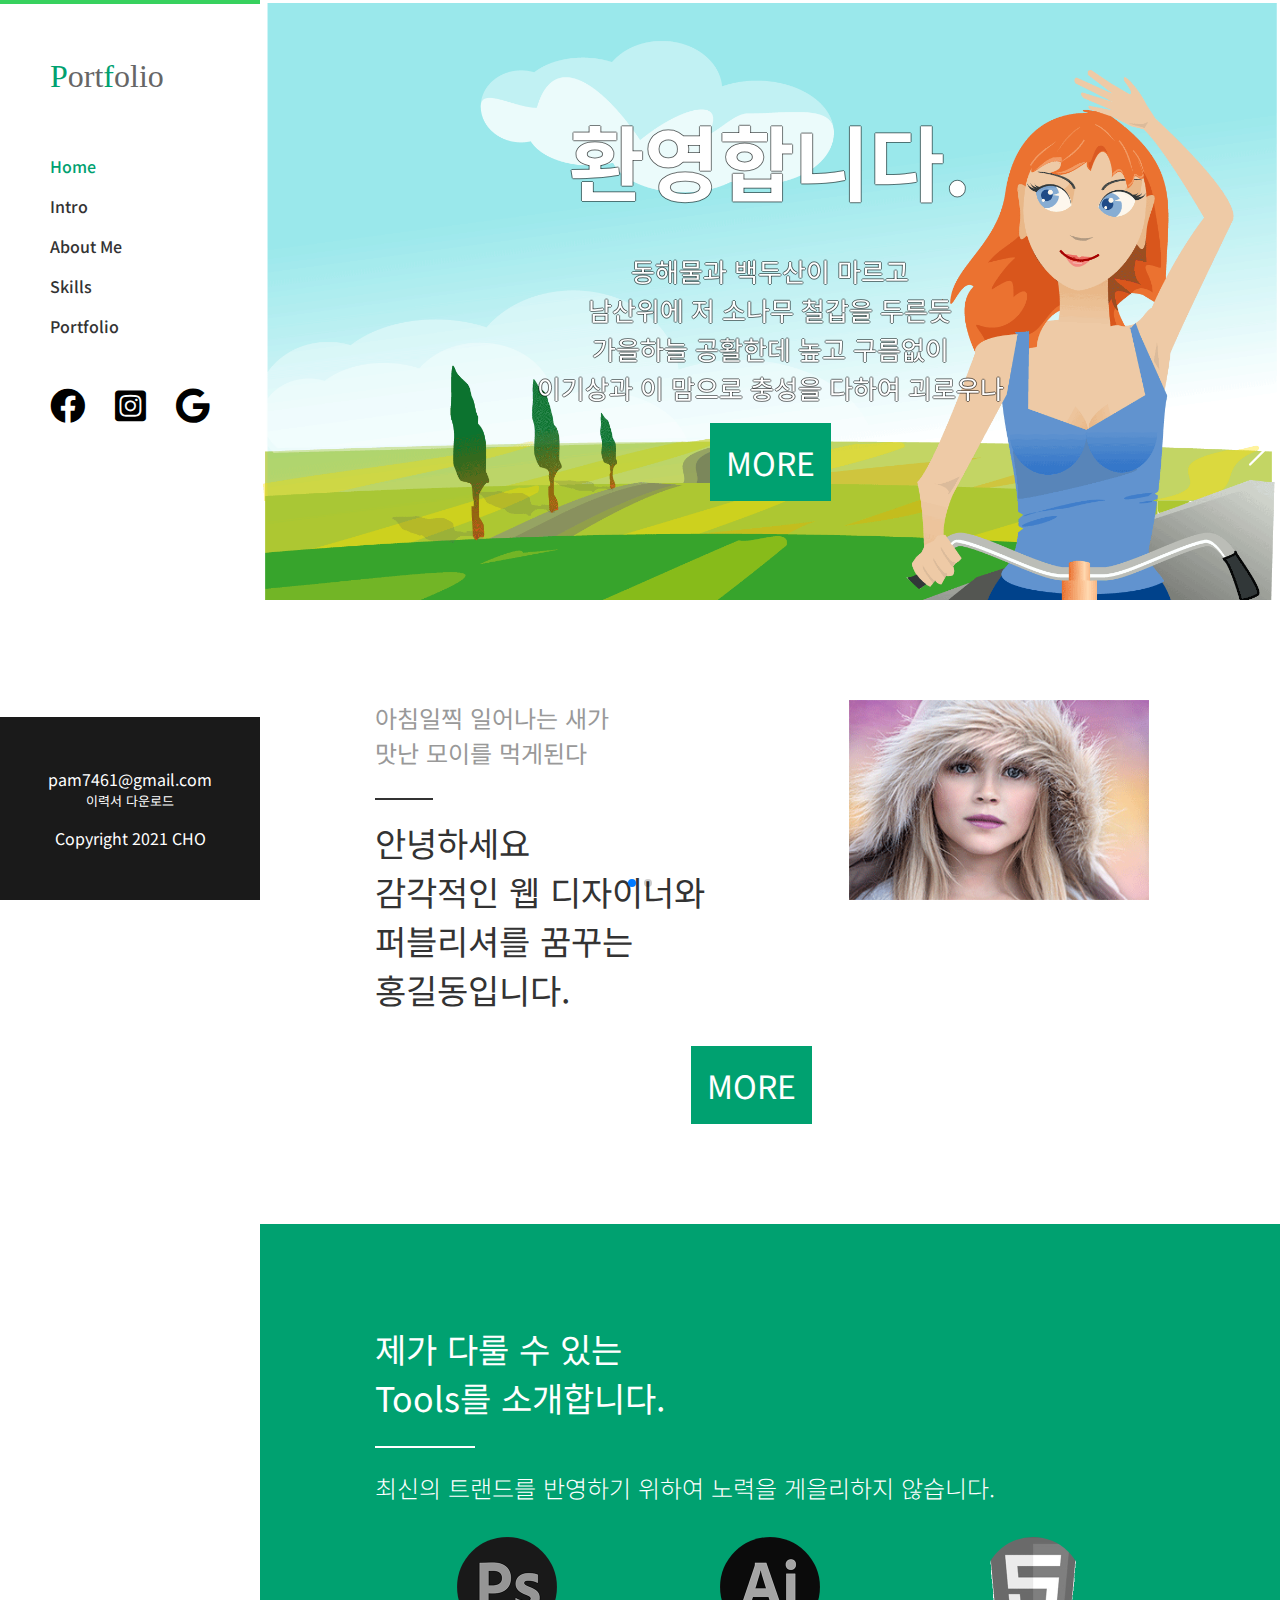
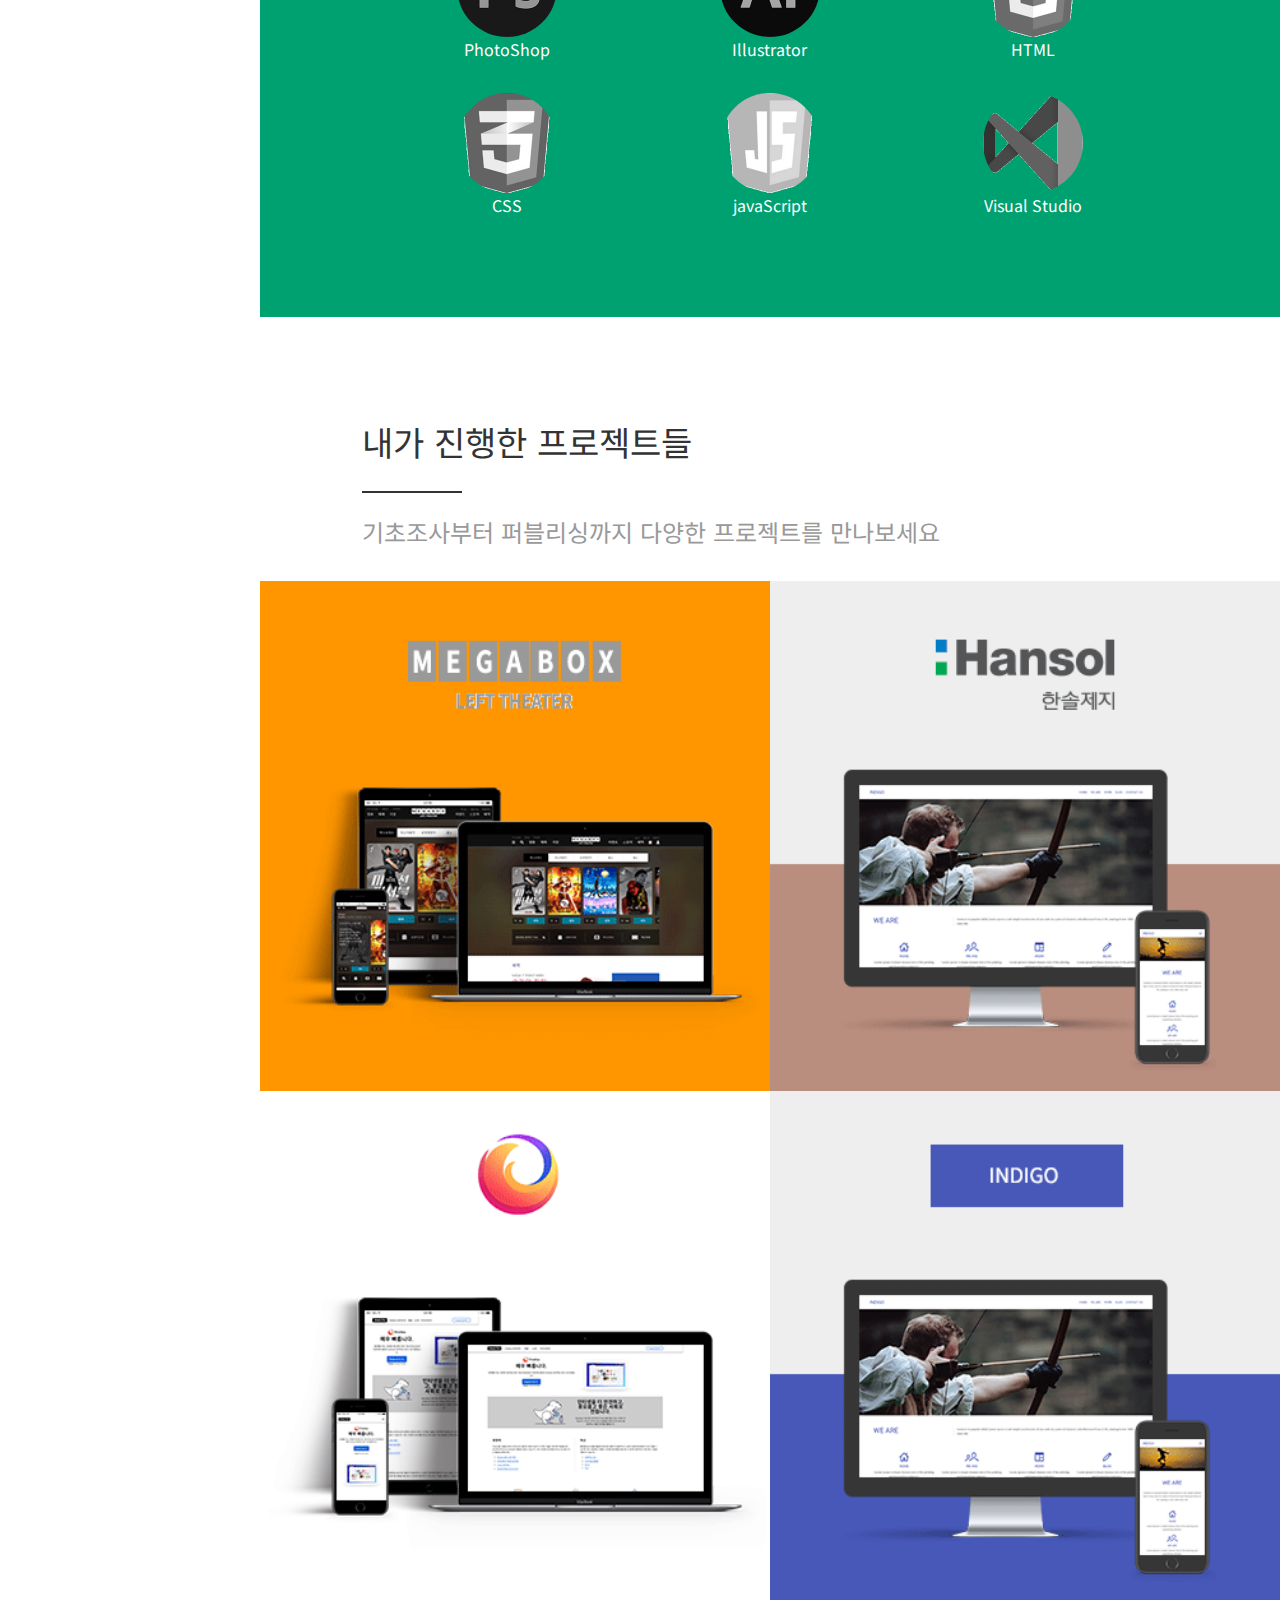
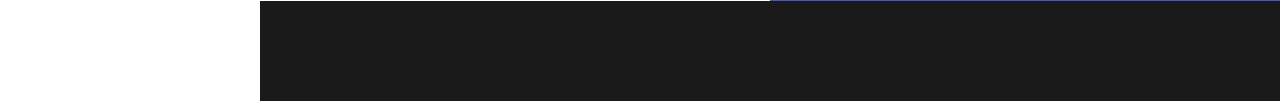
<file: index.html>
<!DOCTYPE html>
<html lang="ko">
<head>
  <meta charset="UTF-8">
  <meta http-equiv="X-UA-Compatible" content="IE=edge">
  <meta name="viewport" content="width=device-width, initial-scale=1.0">
  <!-- 웹페이지 정보 -->
  <meta name="author" content="portfolio">
  <meta name="keywords" content="portfolio,personal portfolio,web portfolio,design port folio,포트폴리오,개인 포트폴리오,웹 포트폴리오,디자인 포트폴리오">
  <meta name="discription" content="풀스택 개발자를 꿈꾸는 초보 웹퍼블리셔/디자이너의 포트폴리오">
  <meta name="copyright" content="cho hwan-joon">
  <!-- 오픈그래픽 -->
  <meta property="og:title" content="portfolio">
  <meta property="og:url" content="http://pam7469.dothome.co.kr/portfolio3">
  <meta property="og:image" content="./images/ogimage.png">
  <meta property="og:discription" content="풀스택 개발자를 꿈꾸는 초보 웹퍼블리셔/디자이너의 포트폴리오">
  <!-- 트위터 -->
  <meta name="twitter:card" content="summary">
  <meta name="twitter:title" content="portfolio">
  <meta name="twitter:url" content="http://pam7469.dothome.co.kr/portfolio3">
  <meta name="twitter:image" content="./images/ogimage.png">
  <meta name="twitter:discription" content="풀스택 개발자를 꿈꾸는 초보 웹퍼블리셔/디자이너의 포트폴리오">

  <title>PortFolio</title>
  <link rel="shortcut icon" href="./favicon.png" type="image/x-icon">
  <link rel="stylesheet" href="https://cdnjs.cloudflare.com/ajax/libs/font-awesome/5.15.2/css/all.min.css">
  <link rel="stylesheet" href="https://unpkg.com/swiper/swiper-bundle.min.css" />
  <link rel="stylesheet" href="./css/reset.css">
  <!-- 공통 스타일 -->
  <link rel="stylesheet" href="./css/ui.css">
  <!-- 인덱스문서 스타일 -->
  <link rel="stylesheet" href="./css/index.css">
  <style>




  </style>
  
</head>
<body>
  <!-- 스킵 네비게이션 -->
  <div class="skip">
    <a href="#home">홈으로 바로 가기</a>
    <a href="#intro">인트로 바로 가기</a>
    <a href="#about">내 소개 바로 가기</a>
    <a href="#skills">내가 할 수 있는 것 바로가기</a>
    <a href="#portfolio">내가 만든 것 들</a>
  </div>

  <div class="wrap" id="home">
    <header class="header">
      <hr>
      <div class="container">
        <div class="content header_content">
          <div class="main_tit">
            <h1><a href="./index.html">CPF</a></h1>
          </div>
          <nav class="nav">
            <div class="nav_content">
              <div class="btn_nav_close" id="btn_nav_close">
                <i class="fas fa-arrow-right"></i>
              </div>
              <ul class="main_nav">
                <li><a href="#home">home</a></li>
                <li class="main_nav_line">라인</li>
                <li><a href="#intro">intro</a></li>
                <li class="main_nav_line">라인</li>
                <li><a href="#about">about me</a></li>
                <li class="main_nav_line">라인</li>
                <li><a href="#skills">skills</a></li>
                <li class="main_nav_line">라인</li>
                <li><a href="#portfolio">portfolio</a></li>
                <li class="main_nav_line">라인</li>
              </ul>
              <ul class="sns">
                <li>
                  <a href="#">
                    <i class="fab fa-facebook"></i>
                  </a>
                </li>
                <li>
                  <a href="#">
                    <i class="fab fa-instagram-square"></i>
                  </a>
                </li>
                <li>
                  <a href="#">
                    <i class="fab fa-google"></i>
                  </a>
                </li>
              </ul>
            </div>
          </nav>
          <div class="btn_nav">
            <ul class="btn_open_nav" id="btn_open_nav">
              <li>라인</li>
              <li>라인</li>
              <li>라인</li>
            </ul>
          </div>
        </div>
      </div>
    </header>
    <section class="section intro" id="intro">
      <div class="container">
        <div class="content intro_content swiper-container">
          <ul class="my_slider swiper-wrapper">
            <li class="slider slider01 swiper-slide">
              <div class="slider_content">
                <h3>환영합니다.</h3>
                <p>
                  동해물과 백두산이 마르고<br>
                  남산위에 저 소나무 철갑을 두른듯<br>
                  가을하늘 공활한데 높고 구름없이<br>
                  이기상과 이 맘으로 충성을 다하여 괴로우나
                </p>
                <div class="btn_more">
                  MORE
                </div>                
              </div>
            </li>
            <li class="slider slider02 swiper-slide">
              <div class="slider_content">
                <h3>환영합니다.</h3>
                <p>
                  동해물과 백두산이 마르고<br>
                  남산위에 저 소나무 철갑을 두른듯<br>
                  가을하늘 공활한데 높고 구름없이<br>
                  이기상과 이 맘으로 충성을 다하여 괴로우나
                </p>
                <div class="btn_more">
                  MORE
                </div>                
              </div>
            </li>
          </ul>
          <!-- <ul class="btn_page"> -->
            <!-- <li class="active">1슬라이드</li> -->
            <!-- <li>2슬라이드</li> -->
          <!-- </ul> -->
          <div class="swiper-pagination"></div>

          <!-- <div class="btn_prev_next"> -->
            <div class="btn_prev swiper-button-prev" id="btn_prev">
              <!-- <i class="fas fa-chevron-left"></i> -->
            </div>
            <div class="btn_next swiper-button-next" id="btn_next">
              <!-- <i class="fas fa-chevron-right"></i> -->
            </div>
          <!-- </div> -->
        </div>
      </div>
    </section>
    <section class="section about" id="about">
      <div class="container">
        <div class="content about_content sec_content">
          <div class="about_tit">
            <h3 class="h3">
              아침일찍 일어나는 새가<br>
              맛난 모이를 먹게된다
            </h3>
            <h2 class="h2">
              안녕하세요<br>
              감각적인 웹 디자이너와<br>
              퍼블리셔를 꿈꾸는<br>
              홍길동입니다.
            </h2>
          </div>
          <p class="p">
            Lorem ipsum dolor sit amet, consectetur adipiscing elit, sed do eiusmod tempor incididunt ut labore et 
            <br><br>
            dolore magna aliqua. Quis ipsum suspendisse ultrices gravida. Risus commodo viverra maecenas accumsan lacus vel facilisis. 
          </p>
          <div class="img_box">
            <img src="./images/my_face.png" alt="내얼굴">
          </div>
          <div class="btn_box">
            <div class="btn_more">
              MORE
            </div>
          </div>
        </div>        
      </div>
    </section>
    <section class="section skills" id="skills">
      <div class="container">
        <div class="content skills_content sec_content">
          <h2 class="h2">
            제가 다룰 수 있는<br>
            Tools를 소개합니다.
          </h2>
          <p class="p">
            최신의 트랜드를 반영하기 위하여 노력을 게을리하지 않습니다.
          </p>
          <div class="img_box">
            <ul>
              <li>
                <div class="skill_img">
                  <img src="./images/skills_ps.png" alt="포토샵">
                </div>
                <div class="skill_txt">
                  PhotoShop
                </div>
              </li>
              <li>
                <div class="skill_img">
                  <img src="./images/skills_ai.png" alt="일러스트">
                </div>
                <div class="skill_txt">
                  Illustrator
                </div>
              </li>
              <li>
                <div class="skill_img">
                  <img src="./images/skills_html.png" alt="HTML">
                </div>
                <div class="skill_txt">
                  HTML
                </div>
              </li>
              <li>
                <div class="skill_img">
                  <img src="./images/skills_css.png" alt="CSS">
                </div>
                <div class="skill_txt">
                  CSS
                </div>
              </li>
              <li>
                <div class="skill_img">
                  <img src="./images/skills_js.png" alt="javascript">
                </div>
                <div class="skill_txt">
                  javaScript
                </div>
              </li>
              <li>
                <div class="skill_img">
                  <img src="./images/skills_visual-studio.png" alt="비주얼 스튜디오">
                </div>
                <div class="skill_txt">
                  Visual Studio
                </div>
              </li>
            </ul>
          </div>
        </div>        
      </div>
    </section>
    <section class="section portfolio" id="portfolio">
      <div class="container">
        <div class="content portfolio_content sec_content">
          <h2 class="h2">내가 진행한 프로젝트들</h2>
          <p class="p">
            기초조사부터 퍼블리싱까지 
            다양한 프로젝트를 만나보세요
          </p>
          <div class="img_box">
            <ul>
              <li class="hl_port">
                <div class="port_img">
                  <img src="./images/port_megabox.png" alt="megabox">
                </div>
                <div class="port_txt">
                  <h3>Megabox</h3>
                  <p>
                    반응형 웹페이지<br>
                    기획, 디자인, 제작
                  </p>
                </div>
              </li>
              <li class="hl_port">
                <div class="port_img">
                  <img src="./images/port_hansol.png" alt="hansol">
                </div>
                <div class="port_txt">
                  <h3>Hansol</h3>
                  <p>
                    반응형 웹페이지 리뉴얼
                  </p>
                </div>
              </li>
              <li class="hl_port">
                <div class="port_img">
                  <img src="./images/port_indigo.png" alt="indigo">
                </div>
                <div class="port_txt">
                  <h3>Indigo</h3>
                  <p>
                    반응형 웹페이지<br>
                    기획, 디자인, 제작
                  </p>
                </div>
              </li>
              <li class="hl_port">
                <div class="port_img">
                  <img src="./images/port_mozilla.png" alt="mozilla">
                </div>
                <div class="port_txt">
                  <h3>Mozilla</h3>
                  <p>
                    반응형 웹페이지 제작
                  </p>
                </div>
              </li>
            </ul>
          </div>
        </div>
      </div>
    </section>
    <footer class="footer">
      <div class="container">
        <div class="content footer_content">
          <h2 class="h2 e_mail">
            pam7461@gmail.com
            <a href="./doc/이력서.txt" download>이력서 다운로드</a>
          </h2>
          <p class="p">
            좋은소식 기다리겠습니다.!
          </p>
          <div class="row">
            <p>
              <a href="https://www.github.com/pam7464" target="_blank">gitHub</a>
            </p>
            <p>Copyright 2021 CHO</p>
          </div>
        </div>          
      </div>
    </footer>
  </div>
  <script src="./js/jquery.min.js"></script>  
  <script src="./js/prefixfree.min.js"></script>
  <script src="https://unpkg.com/swiper/swiper-bundle.min.js"></script>
  <script src="./js/main_tit_change.js"></script>
  <script src="./js/swiper_slider.js"></script>
  <script src="./js/nav_show_hide.js"></script>
  <script src="./js/window_scroll.js"></script>
  <script src="./js/nav_open_close.js"></script>
  <script>    
    
    fnSwiter();
    mainTitChange();    

    // 내비 토글
    $('#btn_open_nav').click(navOpCl);

    // 내비클로즈
    $('.main_nav li').click(navOpCl);

    // 브라우저 리사이즈
    $(window).resize(navShowHide);

    // 윈도우 스크롤 이벤트
    $(window).scroll(winScroll);

    // 포트폴리오 이동 이벤트
    $('.hl_port').click(function(){
      let activeIndex = $(this).index();
      if(activeIndex == 0){
        location.href='./work_mega.html';
      }else if(activeIndex == 1){
        location.href='./work_hansol.html';
      }else if(activeIndex == 2){
        location.href='./work_indigo.html';
      }else{
        location.href='./work_mozilla.html';
      }
    });

  </script>
</body>
</html>
</file>
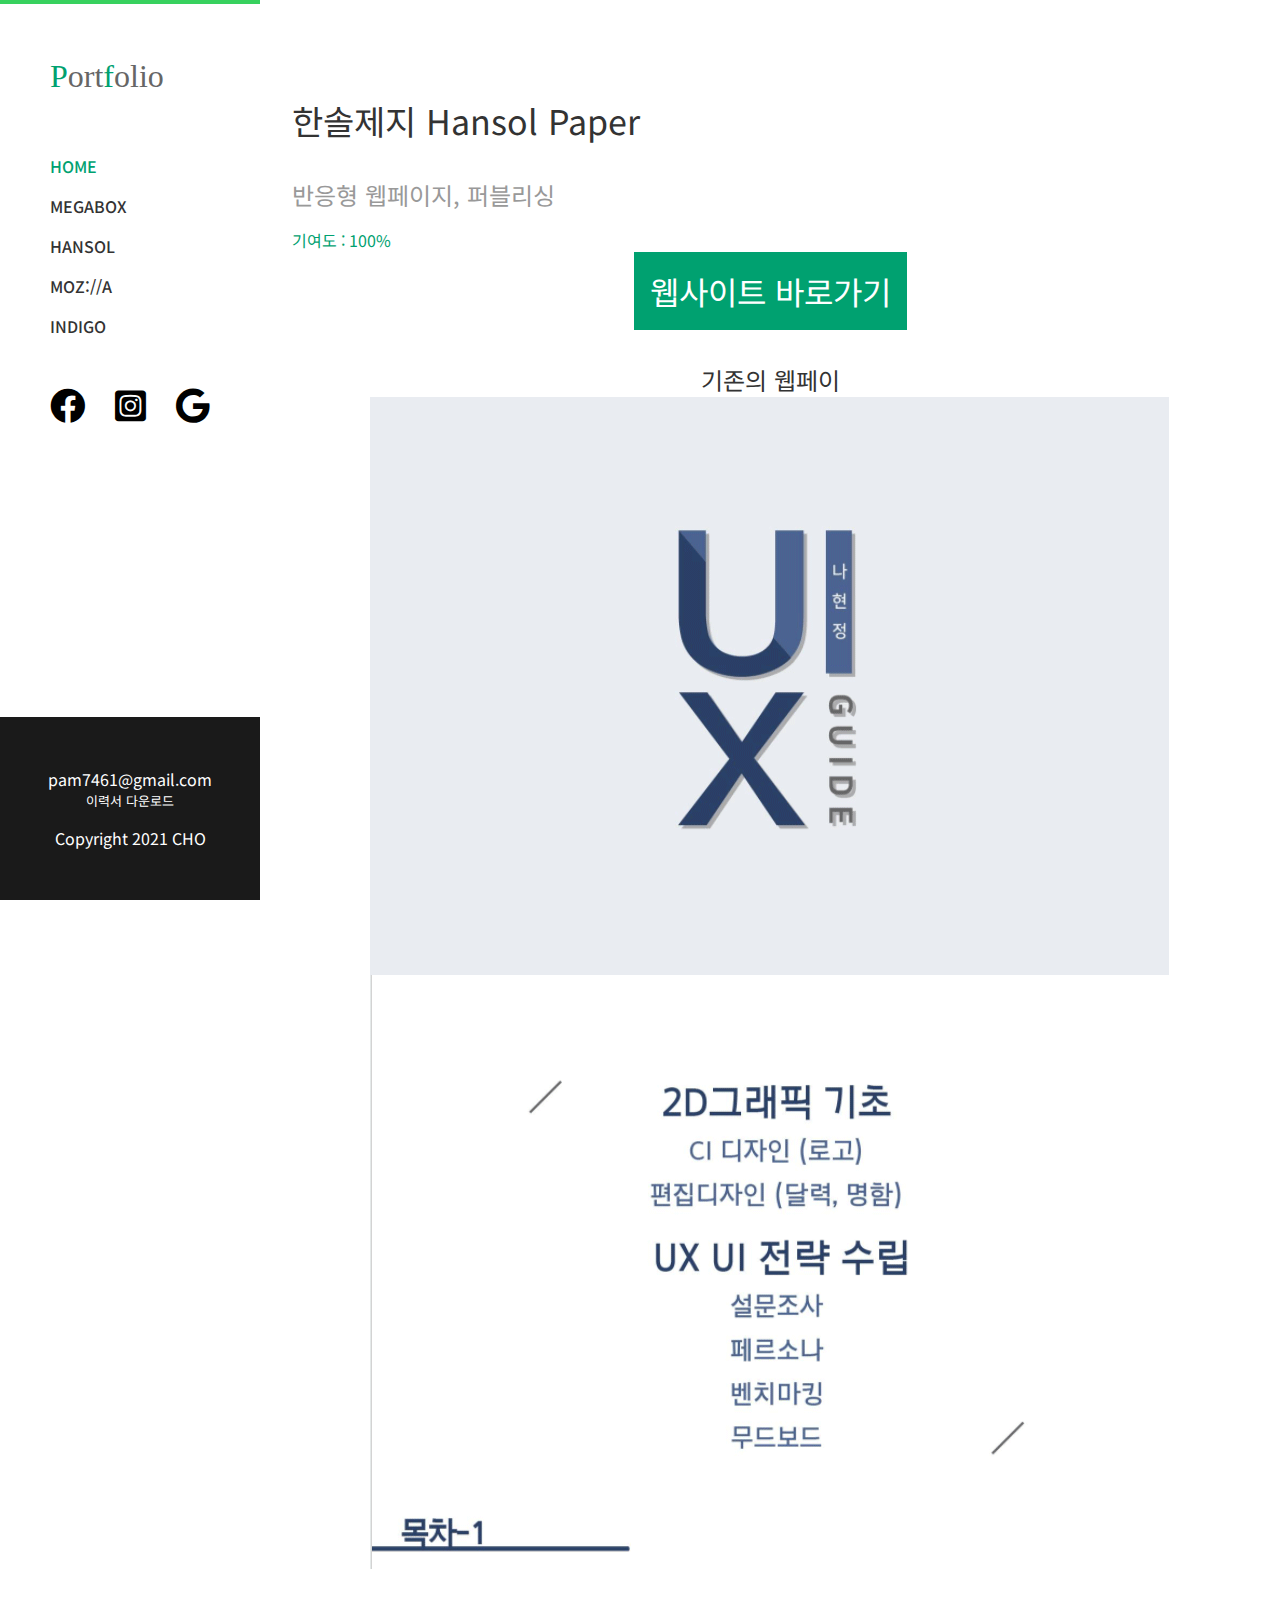
<file: work_hansol.html>
<!DOCTYPE html>
<html lang="ko">
<head>
  <meta charset="UTF-8">
  <meta http-equiv="X-UA-Compatible" content="IE=edge">
  <meta name="viewport" content="width=device-width, initial-scale=1.0">
  <!-- 웹페이지 정보 -->
  <meta name="author" content="portfolio">
  <meta name="keywords" content="portfolio,personal portfolio,web portfolio,design port folio,포트폴리오,개인 포트폴리오,웹 포트폴리오,디자인 포트폴리오">
  <meta name="discription" content="풀스택 개발자를 꿈꾸는 초보 웹퍼블리셔/디자이너의 포트폴리오">
  <meta name="copyright" content="cho hwan-joon">
  <!-- 오픈그래픽 -->
  <meta property="og:title" content="portfolio">
  <meta property="og:url" content="http://pam7469.dothome.co.kr/portfolio3">
  <meta property="og:image" content="./images/ogimage.png">
  <meta property="og:discription" content="풀스택 개발자를 꿈꾸는 초보 웹퍼블리셔/디자이너의 포트폴리오">
  <!-- 트위터 -->
  <meta name="twitter:card" content="summary">
  <meta name="twitter:title" content="portfolio">
  <meta name="twitter:url" content="http://pam7469.dothome.co.kr/portfolio3">
  <meta name="twitter:image" content="./images/ogimage.png">
  <meta name="twitter:discription" content="풀스택 개발자를 꿈꾸는 초보 웹퍼블리셔/디자이너의 포트폴리오">

  <title>PortFolio</title>
  <link rel="shortcut icon" href="./favicon.png" type="image/x-icon">
  <link rel="stylesheet" href="./css/reset.css">
  <link rel="stylesheet" href="https://cdnjs.cloudflare.com/ajax/libs/font-awesome/5.15.2/css/all.min.css">
  <!-- default(모든 패이지의 공통 스타일) -->
  <link rel="stylesheet" href="./css/ui.css">
  <!-- work문서의 스타일 -->
  <link rel="stylesheet" href="./css/work.css">
</head>
<body>
  <!-- 스킵 네비게이션 -->
  <div class="skip">
    <a href="#home">홈으로 바로 가기</a>
    <a href="#section">작업과정 바로가기</a>
  </div>

  <div class="wrap" id="home">
    <header class="header">
      <hr>
      <div class="container">
        <div class="content header_content">
          <div class="main_tit">
            <h1><a href="./index.html">CPF</a></h1>
          </div>
          <nav class="nav">
            <div class="nav_content">
              <div class="btn_nav_close" id="btn_nav_close">
                <i class="fas fa-arrow-right"></i>
              </div>
              <ul class="main_nav">
                <li><a href="#home">HOME</a></li>
                <li class="main_nav_line">라인</li>
                <li><a href="./work_mega.html">MEGABOX</a></li>
                <li class="main_nav_line">라인</li>
                <li><a href="./work_hansol.html">HANSOL</a></li>
                <li class="main_nav_line">라인</li>
                <li><a href="./work_mozilla.html">MOZ://A</a></li>
                <li class="main_nav_line">라인</li>
                <li><a href="./work_indigo.html">INDIGO</a></li>
                <li class="main_nav_line">라인</li>
              </ul>
              <ul class="sns">
                <li>
                  <a href="#">
                    <i class="fab fa-facebook"></i>
                  </a>
                </li>
                <li>
                  <a href="#">
                    <i class="fab fa-instagram-square"></i>
                  </a>
                </li>
                <li>
                  <a href="#">
                    <i class="fab fa-google"></i>
                  </a>
                </li>
              </ul>
            </div>
          </nav>
          <div class="btn_nav">
            <ul class="btn_open_nav" id="btn_open_nav">
              <li>라인</li>
              <li>라인</li>
              <li>라인</li>
            </ul>
          </div>
        </div>
      </div>
    </header>
    <section class="section" id="section">
      <div class="container">
        <div class="content work_content">
          <div class="content_top">
            <h2>
              한솔제지
              <span>Hansol Paper</span>
            </h2>
            <h3>반응형 웹페이지, 퍼블리싱</h3>
            <p>기여도 : 100%</p>
            <div class="link">
              <a href="http://pam7469.dothome.co.kr/hansol/" target="_blank">웹사이트 바로가기</a>
            </div>
            <strong>
              기존의 웹페이지를 분석하여 반응형웹페이지로 리뉴얼 제작한 미래지향형 네이티브 웹사이트
            </strong>
          </div>
          <div class="content_mid">
            <img src="./images/work_mega.png" alt="한솔제지 웹퍼블이싱">
          </div>
        </div>
      </div>
    </section>
    <footer class="footer">
      <div class="container">
        <div class="content footer_content">
          <h2 class="h2 e_mail">
            pam7461@gmail.com
            <a href="./doc/이력서.txt" download>이력서 다운로드</a>
          </h2>
          <p class="p">
            좋은소식 기다리겠습니다.!
          </p>
          <div class="row">
            <p>
              <a href="https://www.github.com/pam7464" target="_blank">gitHub</a>
            </p>
            <p>Copyright 2021 CHO</p>
          </div>
        </div>          
      </div>
    </footer>
  </div>
  <script src="./js/jquery.min.js"></script>  
  <script src="./js/prefixfree.min.js"></script>
  <script src="./js/main_tit_change.js"></script>
  <script src="./js/nav_open_close.js"></script>
  <script src="./js/nav_show_hide.js"></script>
  <script src="./js/window_scroll.js"></script>
  <script src="./js/txt_typing.js"></script>
  <script>
    mainTitChange();
    txtTyping();
    $('#btn_open_nav').click(navOpCl);
    $(window).resize(navShowHide);
    $(window).scroll(winScroll);
  </script>
</body>
</html>
</file>
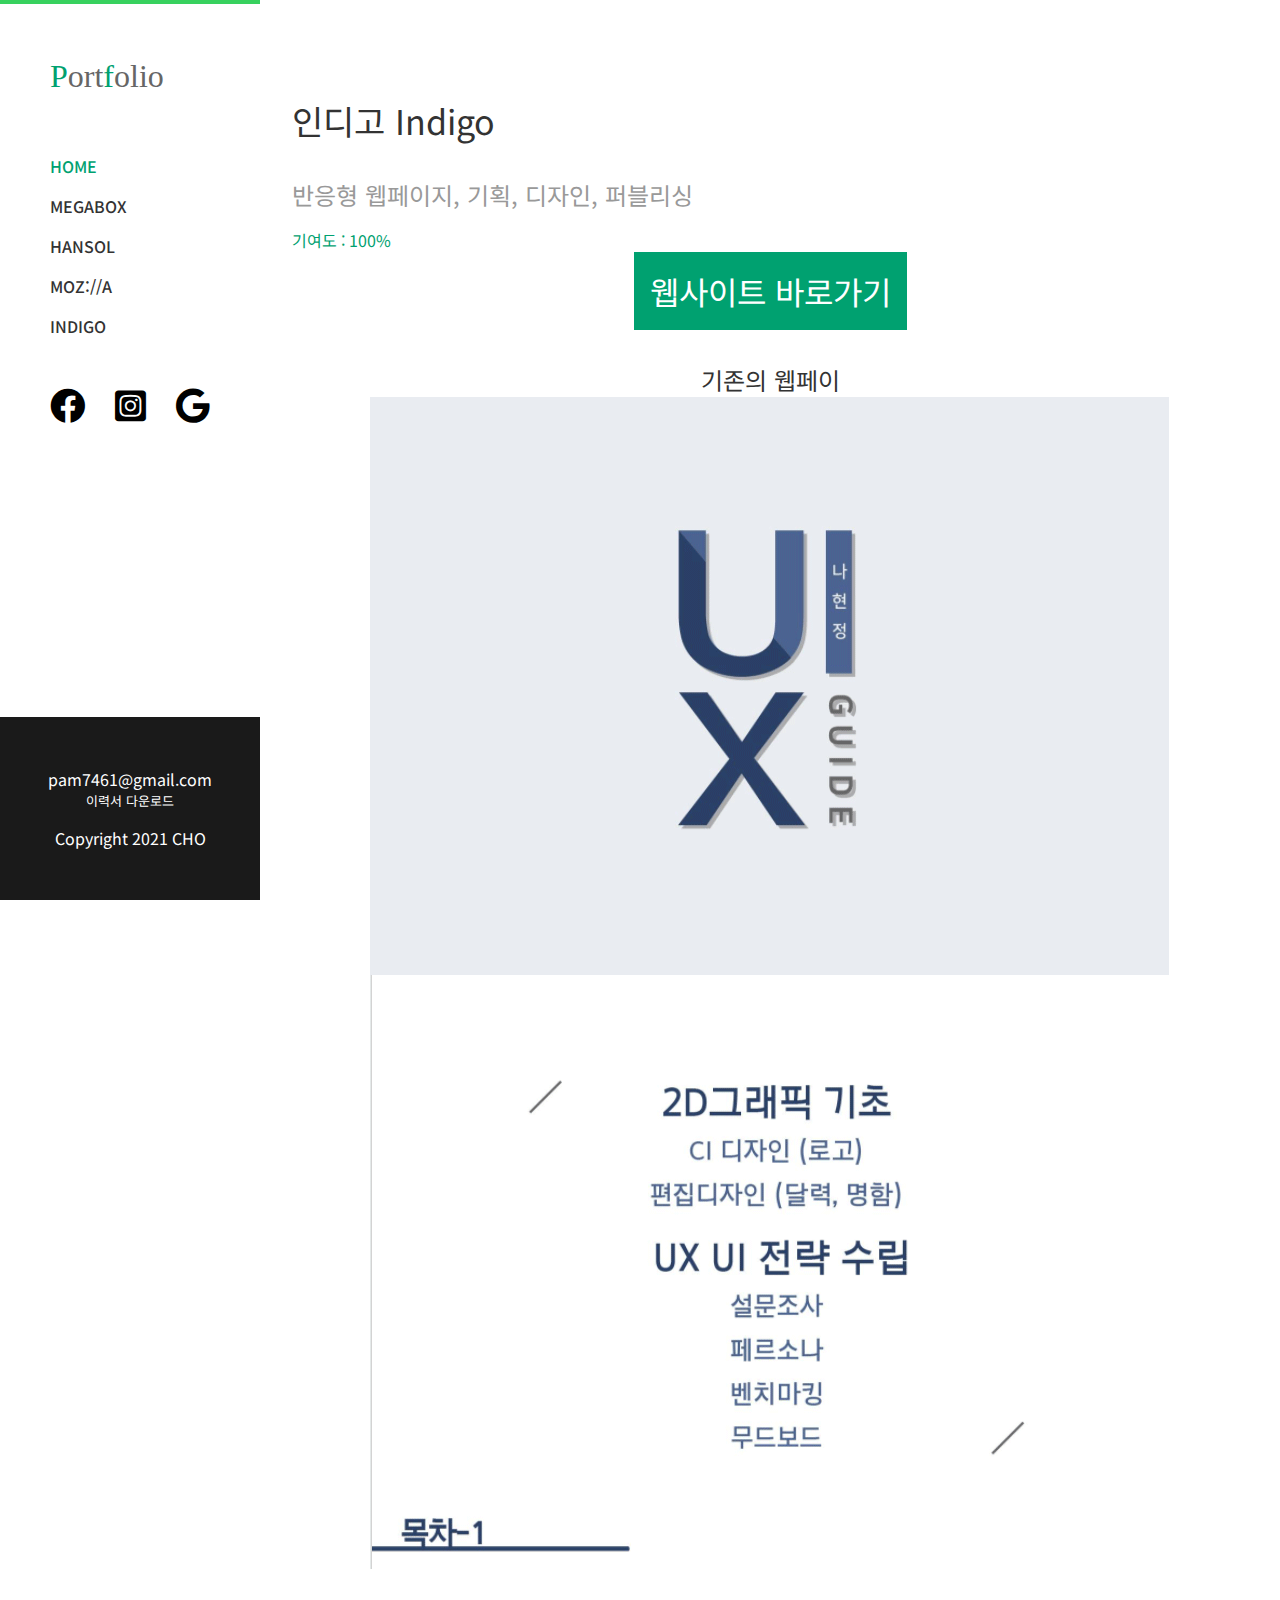
<file: work_indigo.html>
<!DOCTYPE html>
<html lang="ko">
<head>
  <meta charset="UTF-8">
  <meta http-equiv="X-UA-Compatible" content="IE=edge">
  <meta name="viewport" content="width=device-width, initial-scale=1.0">
  <!-- 웹페이지 정보 -->
  <meta name="author" content="portfolio">
  <meta name="keywords" content="portfolio,personal portfolio,web portfolio,design port folio,포트폴리오,개인 포트폴리오,웹 포트폴리오,디자인 포트폴리오">
  <meta name="discription" content="풀스택 개발자를 꿈꾸는 초보 웹퍼블리셔/디자이너의 포트폴리오">
  <meta name="copyright" content="cho hwan-joon">
  <!-- 오픈그래픽 -->
  <meta property="og:title" content="portfolio">
  <meta property="og:url" content="http://pam7469.dothome.co.kr/portfolio3">
  <meta property="og:image" content="./images/ogimage.png">
  <meta property="og:discription" content="풀스택 개발자를 꿈꾸는 초보 웹퍼블리셔/디자이너의 포트폴리오">
  <!-- 트위터 -->
  <meta name="twitter:card" content="summary">
  <meta name="twitter:title" content="portfolio">
  <meta name="twitter:url" content="http://pam7469.dothome.co.kr/portfolio3">
  <meta name="twitter:image" content="./images/ogimage.png">
  <meta name="twitter:discription" content="풀스택 개발자를 꿈꾸는 초보 웹퍼블리셔/디자이너의 포트폴리오">

  <title>PortFolio</title>
  <link rel="shortcut icon" href="./favicon.png" type="image/x-icon">
  <link rel="stylesheet" href="./css/reset.css">
  <link rel="stylesheet" href="https://cdnjs.cloudflare.com/ajax/libs/font-awesome/5.15.2/css/all.min.css">
  <!-- default(모든 패이지의 공통 스타일) -->
  <link rel="stylesheet" href="./css/ui.css">
  <!-- work문서의 스타일 -->
  <link rel="stylesheet" href="./css/work.css">
  
</head>
<body>
  <!-- 스킵 네비게이션 -->
  <div class="skip">
    <a href="#home">홈으로 바로 가기</a>
    <a href="#section">작업과정 바로가기</a>
  </div>

  <div class="wrap" id="home">
    <header class="header">
      <hr>
      <div class="container">
        <div class="content header_content">
          <div class="main_tit">
            <h1><a href="./index.html">CPF</a></h1>
          </div>
          <nav class="nav">
            <div class="nav_content">
              <div class="btn_nav_close" id="btn_nav_close">
                <i class="fas fa-arrow-right"></i>
              </div>
              <ul class="main_nav">
                <li><a href="#home">HOME</a></li>
                <li class="main_nav_line">라인</li>
                <li><a href="./work_mega.html">MEGABOX</a></li>
                <li class="main_nav_line">라인</li>
                <li><a href="./work_hansol.html">HANSOL</a></li>
                <li class="main_nav_line">라인</li>
                <li><a href="./work_mozilla.html">MOZ://A</a></li>
                <li class="main_nav_line">라인</li>
                <li><a href="./work_indigo.html">INDIGO</a></li>
                <li class="main_nav_line">라인</li>
              </ul>
              <ul class="sns">
                <li>
                  <a href="#">
                    <i class="fab fa-facebook"></i>
                  </a>
                </li>
                <li>
                  <a href="#">
                    <i class="fab fa-instagram-square"></i>
                  </a>
                </li>
                <li>
                  <a href="#">
                    <i class="fab fa-google"></i>
                  </a>
                </li>
              </ul>
            </div>
          </nav>
          <div class="btn_nav">
            <ul class="btn_open_nav" id="btn_open_nav">
              <li>라인</li>
              <li>라인</li>
              <li>라인</li>
            </ul>
          </div>
        </div>
      </div>
    </header>
    <section class="section" id="section">
      <div class="container">
        <div class="content work_content">
          <div class="content_top">
            <h2>
              인디고
              <span>Indigo</span>
            </h2>
            <h3>반응형 웹페이지, 기획, 디자인, 퍼블리싱</h3>
            <p>기여도 : 100%</p>
            <div class="link">
              <a href="http://pam7469.dothome.co.kr/indigo/" target="_blank">웹사이트 바로가기</a>
            </div>
            <strong>
              기존의 웹페이지를 분석하여 반응형웹페이지로 리뉴얼 제작한 미래지향형 네이티브 웹사이트
            </strong>
          </div>
          <div class="content_mid">
            <img src="./images/work_mega.png" alt="인디고 웹퍼블이싱">
          </div>
        </div>
      </div>
    </section>
    <footer class="footer">
      <div class="container">
        <div class="content footer_content">
          <h2 class="h2 e_mail">
            pam7461@gmail.com
            <a href="./doc/이력서.txt" download>이력서 다운로드</a>
          </h2>
          <p class="p">
            좋은소식 기다리겠습니다.!
          </p>
          <div class="row">
            <p>
              <a href="https://www.github.com/pam7464" target="_blank">gitHub</a>
            </p>
            <p>Copyright 2021 CHO</p>
          </div>
        </div>          
      </div>
    </footer>
  </div>
  <script src="./js/jquery.min.js"></script>  
  <script src="./js/prefixfree.min.js"></script>
  <script src="./js/main_tit_change.js"></script>
  <script src="./js/nav_open_close.js"></script>
  <script src="./js/nav_show_hide.js"></script>
  <script src="./js/window_scroll.js"></script>
  <script src="./js/txt_typing.js"></script>
  <script>
    mainTitChange();
    txtTyping();
    $('#btn_open_nav').click(navOpCl);
    $(window).resize(navShowHide);
    $(window).scroll(winScroll);
  </script>
</body>
</html>
</file>
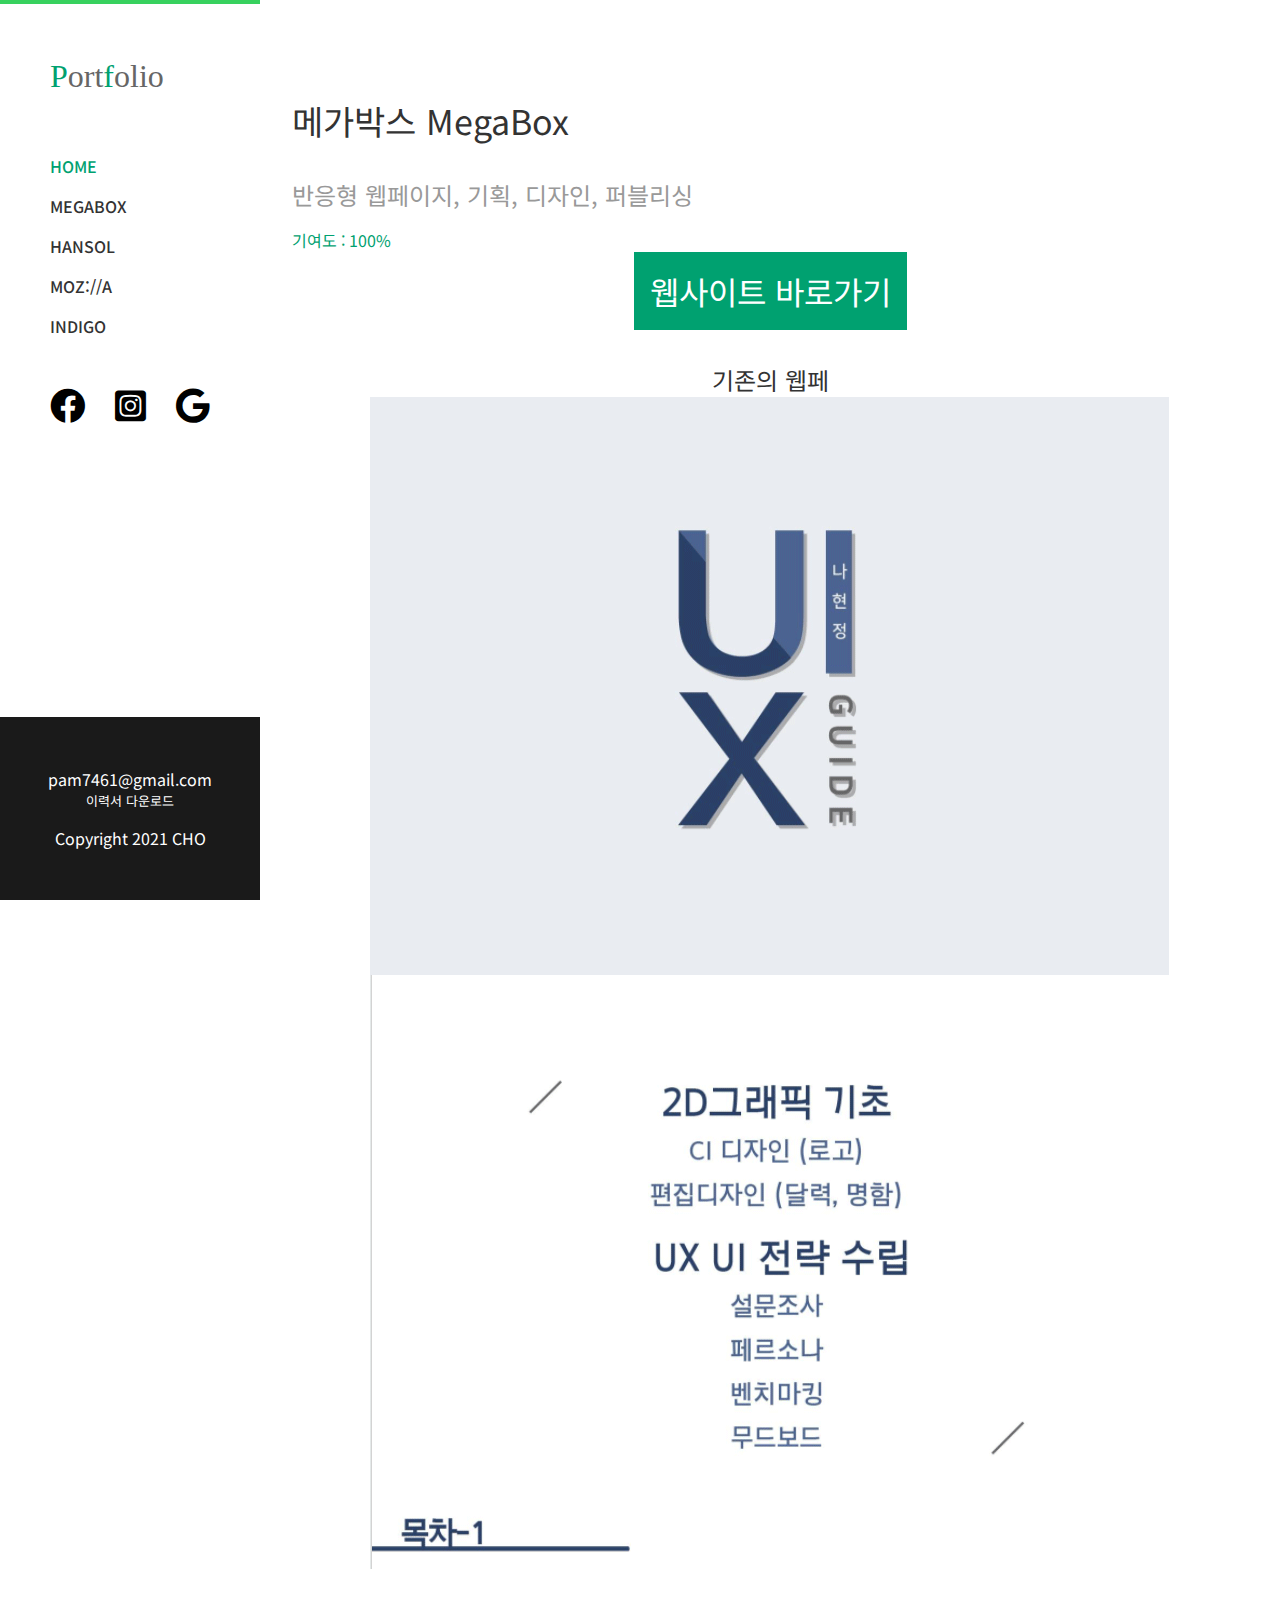
<file: work_mega.html>
<!DOCTYPE html>
<html lang="ko">
<head>
  <meta charset="UTF-8">
  <meta http-equiv="X-UA-Compatible" content="IE=edge">
  <meta name="viewport" content="width=device-width, initial-scale=1.0">
  <!-- 웹페이지 정보 -->
  <meta name="author" content="portfolio">
  <meta name="keywords" content="portfolio,personal portfolio,web portfolio,design port folio,포트폴리오,개인 포트폴리오,웹 포트폴리오,디자인 포트폴리오">
  <meta name="discription" content="풀스택 개발자를 꿈꾸는 초보 웹퍼블리셔/디자이너의 포트폴리오">
  <meta name="copyright" content="cho hwan-joon">
  <!-- 오픈그래픽 -->
  <meta property="og:title" content="portfolio">
  <meta property="og:url" content="http://pam7469.dothome.co.kr/portfolio3">
  <meta property="og:image" content="./images/ogimage.png">
  <meta property="og:discription" content="풀스택 개발자를 꿈꾸는 초보 웹퍼블리셔/디자이너의 포트폴리오">
  <!-- 트위터 -->
  <meta name="twitter:card" content="summary">
  <meta name="twitter:title" content="portfolio">
  <meta name="twitter:url" content="http://pam7469.dothome.co.kr/portfolio3">
  <meta name="twitter:image" content="./images/ogimage.png">
  <meta name="twitter:discription" content="풀스택 개발자를 꿈꾸는 초보 웹퍼블리셔/디자이너의 포트폴리오">

  <title>PortFolio</title>
  <link rel="shortcut icon" href="./favicon.png" type="image/x-icon">
  <link rel="stylesheet" href="./css/reset.css">
  <link rel="stylesheet" href="https://cdnjs.cloudflare.com/ajax/libs/font-awesome/5.15.2/css/all.min.css">
  <!-- default(모든 패이지의 공통 스타일) -->
  <link rel="stylesheet" href="./css/ui.css">
  <!-- work문서의 스타일 -->
  <link rel="stylesheet" href="./css/work.css">

  
</head>
<body>
  <!-- 스킵 네비게이션 -->
  <div class="skip">
    <a href="#home">홈으로 바로 가기</a>
    <a href="#section">작업과정 바로가기</a>
  </div>

  <div class="wrap" id="home">
    <header class="header">
      <hr>
      <div class="container">
        <div class="content header_content">
          <div class="main_tit">
            <h1><a href="./index.html">CPF</a></h1>
          </div>
          <nav class="nav">
            <div class="nav_content">
              <div class="btn_nav_close" id="btn_nav_close">
                <i class="fas fa-arrow-right"></i>
              </div>
              <ul class="main_nav">
                <li><a href="#home">HOME</a></li>
                <li class="main_nav_line">라인</li>
                <li><a href="./work_mega.html">MEGABOX</a></li>
                <li class="main_nav_line">라인</li>
                <li><a href="./work_hansol.html">HANSOL</a></li>
                <li class="main_nav_line">라인</li>
                <li><a href="./work_mozilla.html">MOZ://A</a></li>
                <li class="main_nav_line">라인</li>
                <li><a href="./work_indigo.html">INDIGO</a></li>
                <li class="main_nav_line">라인</li>
              </ul>
              <ul class="sns">
                <li>
                  <a href="#">
                    <i class="fab fa-facebook"></i>
                  </a>
                </li>
                <li>
                  <a href="#">
                    <i class="fab fa-instagram-square"></i>
                  </a>
                </li>
                <li>
                  <a href="#">
                    <i class="fab fa-google"></i>
                  </a>
                </li>
              </ul>
            </div>
          </nav>
          <div class="btn_nav">
            <ul class="btn_open_nav" id="btn_open_nav">
              <li>라인</li>
              <li>라인</li>
              <li>라인</li>
            </ul>
          </div>
        </div>
      </div>
    </header>
    <section class="section" id="section">
      <div class="container">
        <div class="content work_content">
          <div class="content_top">
            <h2>
              메가박스
              <span>MegaBox</span>
            </h2>
            <h3>반응형 웹페이지, 기획, 디자인, 퍼블리싱</h3>
            <p>기여도 : 100%</p>
            <div class="link">
              <a href="http://pam7469.dothome.co.kr/megabox/" target="_blank">웹사이트 바로가기</a>
            </div>
            <strong>
              기존의 웹페이지를 분석하여 반응형웹페이지로 리뉴얼 제작한 미래지향형 네이티브 웹사이트
            </strong>
          </div>
          <div class="content_mid">
            <img src="./images/work_mega.png" alt="메가박스 웹기획서/시안디자인">
          </div>
        </div>
      </div>
    </section>
    <footer class="footer">
      <div class="container">
        <div class="content footer_content">
          <h2 class="h2 e_mail">
            pam7461@gmail.com
            <a href="./doc/이력서.txt" download>이력서 다운로드</a>
          </h2>
          <p class="p">
            좋은소식 기다리겠습니다.!
          </p>
          <div class="row">
            <p>
              <a href="https://www.github.com/pam7464" target="_blank">gitHub</a>
            </p>
            <p>Copyright 2021 CHO</p>
          </div>
        </div>          
      </div>
    </footer>
  </div>
  <script src="./js/jquery.min.js"></script>  
  <script src="./js/prefixfree.min.js"></script>
  <script src="./js/main_tit_change.js"></script>
  <script src="./js/nav_open_close.js"></script>
  <script src="./js/nav_show_hide.js"></script>
  <script src="./js/window_scroll.js"></script>
  <script src="./js/txt_typing.js"></script>
  <script>
    mainTitChange();
    txtTyping();
    $('#btn_open_nav').click(navOpCl);
    $(window).resize(navShowHide);
    $(window).scroll(winScroll);
  </script>
</body>
</html>
</file>
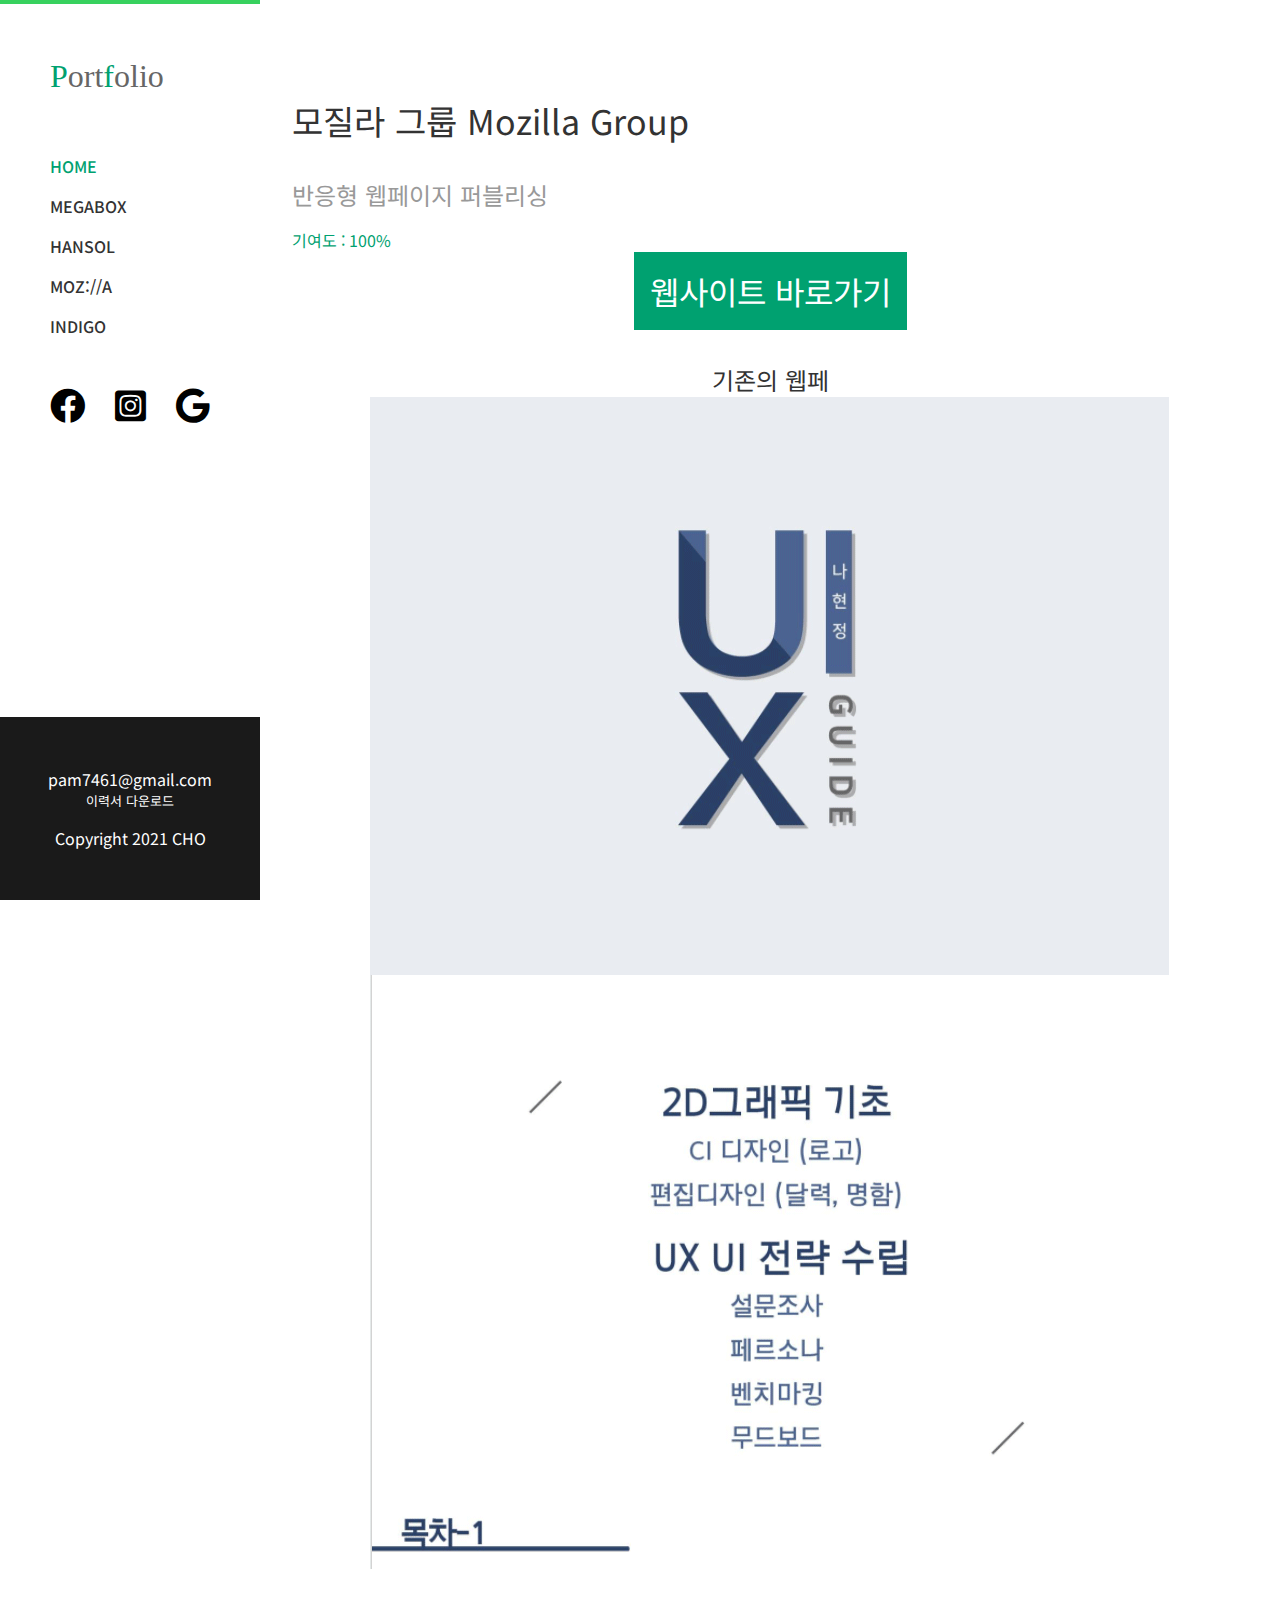
<file: work_mozilla.html>
<!DOCTYPE html>
<html lang="ko">
<head>
  <meta charset="UTF-8">
  <meta http-equiv="X-UA-Compatible" content="IE=edge">
  <meta name="viewport" content="width=device-width, initial-scale=1.0">
  <!-- 웹페이지 정보 -->
  <meta name="author" content="portfolio">
  <meta name="keywords" content="portfolio,personal portfolio,web portfolio,design port folio,포트폴리오,개인 포트폴리오,웹 포트폴리오,디자인 포트폴리오">
  <meta name="discription" content="풀스택 개발자를 꿈꾸는 초보 웹퍼블리셔/디자이너의 포트폴리오">
  <meta name="copyright" content="cho hwan-joon">
  <!-- 오픈그래픽 -->
  <meta property="og:title" content="portfolio">
  <meta property="og:url" content="http://pam7469.dothome.co.kr/portfolio3">
  <meta property="og:image" content="./images/ogimage.png">
  <meta property="og:discription" content="풀스택 개발자를 꿈꾸는 초보 웹퍼블리셔/디자이너의 포트폴리오">
  <!-- 트위터 -->
  <meta name="twitter:card" content="summary">
  <meta name="twitter:title" content="portfolio">
  <meta name="twitter:url" content="http://pam7469.dothome.co.kr/portfolio3">
  <meta name="twitter:image" content="./images/ogimage.png">
  <meta name="twitter:discription" content="풀스택 개발자를 꿈꾸는 초보 웹퍼블리셔/디자이너의 포트폴리오">

  <title>PortFolio</title>
  <link rel="shortcut icon" href="./favicon.png" type="image/x-icon">
  <link rel="stylesheet" href="./css/reset.css">
  <link rel="stylesheet" href="https://cdnjs.cloudflare.com/ajax/libs/font-awesome/5.15.2/css/all.min.css">
  <!-- default(모든 패이지의 공통 스타일) -->
  <link rel="stylesheet" href="./css/ui.css">
  <!-- work문서의 스타일 -->
  <link rel="stylesheet" href="./css/work.css">


  
</head>
<body>
  <!-- 스킵 네비게이션 -->
  <div class="skip">
    <a href="#home">홈으로 바로 가기</a>
    <a href="#section">작업과정 바로가기</a>
  </div>

  <div class="wrap" id="home">
    <header class="header">
      <hr>
      <div class="container">
        <div class="content header_content">
          <div class="main_tit">
            <h1><a href="./index.html">CPF</a></h1>
          </div>
          <nav class="nav">
            <div class="nav_content">
              <div class="btn_nav_close" id="btn_nav_close">
                <i class="fas fa-arrow-right"></i>
              </div>
              <ul class="main_nav">
                <li><a href="#home">HOME</a></li>
                <li class="main_nav_line">라인</li>
                <li><a href="./work_mega.html">MEGABOX</a></li>
                <li class="main_nav_line">라인</li>
                <li><a href="./work_hansol.html">HANSOL</a></li>
                <li class="main_nav_line">라인</li>
                <li><a href="./work_mozilla.html">MOZ://A</a></li>
                <li class="main_nav_line">라인</li>
                <li><a href="./work_indigo.html">INDIGO</a></li>
                <li class="main_nav_line">라인</li>
              </ul>
              <ul class="sns">
                <li>
                  <a href="#">
                    <i class="fab fa-facebook"></i>
                  </a>
                </li>
                <li>
                  <a href="#">
                    <i class="fab fa-instagram-square"></i>
                  </a>
                </li>
                <li>
                  <a href="#">
                    <i class="fab fa-google"></i>
                  </a>
                </li>
              </ul>
            </div>
          </nav>
          <div class="btn_nav">
            <ul class="btn_open_nav" id="btn_open_nav">
              <li>라인</li>
              <li>라인</li>
              <li>라인</li>
            </ul>
          </div>
        </div>
      </div>
    </header>
    <section class="section" id="section">
      <div class="container">
        <div class="content work_content">
          <div class="content_top">
            <h2>
              모질라 그룹
              <span>Mozilla Group</span>
            </h2>
            <h3>반응형 웹페이지 퍼블리싱</h3>
            <p>기여도 : 100%</p>
            <div class="link">
              <a href="http://pam7469.dothome.co.kr/mozilla/" target="_blank">웹사이트 바로가기</a>
            </div>
            <strong>
              기존의 웹페이지를 분석하여 반응형웹페이지로 리뉴얼 제작한 미래지향형 네이티브 웹사이트
            </strong>
          </div>
          <div class="content_mid">
            <img src="./images/work_mega.png" alt="모질라 웹퍼블이싱">
          </div>
        </div>
      </div>
    </section>
    <footer class="footer">
      <div class="container">
        <div class="content footer_content">
          <h2 class="h2 e_mail">
            pam7461@gmail.com
            <a href="./doc/이력서.txt" download>이력서 다운로드</a>
          </h2>
          <p class="p">
            좋은소식 기다리겠습니다.!
          </p>
          <div class="row">
            <p>
              <a href="https://www.github.com/pam7464" target="_blank">gitHub</a>
            </p>
            <p>Copyright 2021 CHO</p>
          </div>
        </div>          
      </div>
    </footer>
  </div>
  <script src="./js/jquery.min.js"></script>  
  <script src="./js/prefixfree.min.js"></script>
  <script src="./js/main_tit_change.js"></script>
  <script src="./js/nav_open_close.js"></script>
  <script src="./js/nav_show_hide.js"></script>
  <script src="./js/window_scroll.js"></script>
  <script src="./js/txt_typing.js"></script>
  <script>
    mainTitChange();
    txtTyping();
    $('#btn_open_nav').click(navOpCl);
    $(window).resize(navShowHide);
    $(window).scroll(winScroll);
  </script>
</body>
</html>
</file>
<file: css/ui.css>
@charset 'utf-8';

/* skip 스타일 */
.skip a{
  position:fixed;
  left:50%;
  top:0;
  transform:translate(-50%,-120%);
  outline:2px solid red;
  padding:16px;
  font-size:2rem;
  color:#fff;
  background-color:red;
}
.skip a:focus{
  transform:translate(-50%,100%);
}

.sec_content{
  display:flex;
  flex-flow:row nowrap;
  justify-content:space-between;
  align-items:center;
}
.wrap{
  margin-left:260px;
}
/* header 스타일 */
.header,.footer{
  position:fixed;
  left:0;
  top:0;
  bottom:0; 
  width:260px;
  padding:50px;
  background-color:#fff;     
}

.header hr{
  content:'';
  display:block;
  position:absolute;
  left:0;
  top:0;
  width:100%;
  height:4px;
  border:none;
  background-color:#37d15e;
}
.header_content{
  display:flex;
  flex-flow:row wrap;
}
.main_tit,.nav{
  width:100%;
  margin-bottom:50px;
}
.main_tit h1 a,.main_tit h1 a span{
  font-family:'Permanent Marker';
  font-size:2rem;    
  color:#666;  
}
.main_tit h1 a span{
  color:#00a170;
}
.nav_content{
  display:flex;
  flex-flow:column nowrap;;
}
.btn_nav_close{
  display:none;
}
.main_nav{
  display:flex;
  flex-flow:column nowrap;
  margin-bottom:2rem;
}
.main_nav li{
  margin:0.5rem 0;
}
.main_nav li.main_nav_line{
  display:none;
}
.main_nav li a{
  font-weight:500;
  color:#333;
  text-transform:capitalize;
}
.main_nav li:first-child a,.main_nav li a:hover{
  color:#00a170;
}
.sns{
  display:flex;
  flex-flow:row nowrap;
  justify-content:space-between;
}
.sns a{
  font-size:2.2rem;
}
.btn_nav{
  display:none;
}
.btn_open_nav{
  width:30px;
  height:30px; 
  margin-top:9px;
  cursor:pointer;
  display:flex;
  flex-flow:column nowrap;
  justify-content: space-around;     
}
.btn_open_nav li{
  text-indent:-99999px;
  height:2px;
  background-color:#333;
}
/* footer css style */
.footer{
  top:initial;
  display:flex;
  flex-flow:column nowrap;
  justify-content:flex-end;
  background-color:#1a1a1a;
  /* background-clip:content-box; */
}
.e_mail{
  margin-bottom:1rem;
  font-size:1rem;   
  color:#fff;   
  display:flex;
  flex-flow:column nowrap;
  align-items:center;
}
.e_mail a{
  font-size:13px;
  color:#fff;
}
.footer .row p{
  color:#fff;
  text-align:center;
}
.footer .p,.footer .row a{
  display:none;
}


/* 640이하 스타일 */
@media(max-width:640px){
  .wrap{
    margin:0;        
  }
  .header,.footer{
    position:static;
    width:100%;
    padding:0;
  }
  .header{
    position:fixed;
    left:0;
    right:0;
    top:0;
    z-index:9999; 
    height: 52px;
    padding:0 1rem;       
  }
  .header hr{
    width:0%;
  }
  .header_content{
    flex-wrap:nowrap;
  }
  .main_tit{
    margin-bottom:0;
  }
  .nav{
    display:none;
    position:fixed;
    left:0;
    right:0;
    top:52px;
    bottom:0;
    margin-bottom:0;
    padding:4rem 6rem;
    background-color:#eee;
  }
  .main_nav{
    margin-bottom:3rem;
  }
  .main_nav li{
    margin:0 0 1rem 0;
  }
  .main_nav li a{
    font-size:1.6rem;
  }
  .btn_nav{
    display:block;
  }
  .btn_open_nav{
    margin-top:13px;
  }
  .sns a {
    font-size: 3rem;
  }  
  .slider_content{
    padding:0 1rem;
  }  
  .footer{
    padding:2rem;
  }
}
</file>
<file: css/work.css>
@charset 'utf-8';

.work_content{
  padding:6rem 2rem;
}
.work_content h2{
  margin-bottom:2rem;
  font-size:34px;
  color:#333;
}
.work_content h3{
  margin-bottom:1rem;
  font-size:24px;
  color:#999;
}
.work_content p{
  color:#00a170;
}
.work_content .link{
  margin-bottom:2rem;
  text-align:center;
}
.work_content .link a{
  display:inline-block;  
  padding:1rem;
  font-size:32px;
  color:#fff;
  background-color:#00a170;
}
.work_content strong{
  display:block;
  font-size:24px;
  color:#333;
  text-align:center;
}
.content_mid{
  text-align:center;
}
</file>
<file: css/index.css>
@charset 'utf-8';

/* 공통스타일 */
.about,.skills{
  padding:100px 1rem;
}

/* section style */
/* intro */
.swiper-container {
  width: 100%;
  height: 600px;
}
.swiper-button-prev:after,.swiper-button-next:after{
  color:#fff;
  font-size:2rem;
}
.swiper-button-prev:hover:after,.swiper-button-next:hover:after{
  color:#00a170;
}
.swiper-container-horizontal>.swiper-pagination-bullets .swiper-pagination-bullet {
  width:1rem;
  height:1rem;
  margin: 10px;
}
.swiper-container-horizontal>.swiper-pagination-bullets .swiper-pagination-bullet-active {
  background-color:#00a170;      
}
.slider{
  background-repeat:no-repeat;
  background-size:cover;
}
.slider01{
  background-image:url(../images/slider_img01.png);
}
.slider02{
  background-image:url(../images/slider_img02.png);
}
.slider_content{
  position:absolute;
  left:0;
  right:0;
  top:0;
  bottom:0;
  display:flex;
  flex-flow:column nowrap;
  justify-content:center;
  align-items:center;
}
.slider_content h3{
  margin-bottom:2rem;
  font-size:82px;
  font-weight:700;
  color:#fff;
  text-shadow:1px 0 0 rgba(0,0,0,0.5),0 1px 0 rgba(0,0,0,0.5),-1px 0 0 rgba(0,0,0,0.5),0 -1px 0 rgba(0,0,0,0.5);
  opacity:0;
  transform: translateY(-210px);
  transition-duration: 0.5s;
  transition-delay: 0.8s;
}

.slider_content p{
  margin-bottom:1rem;
  font-size:26px;
  line-height:39px;
  color:#fff;
  text-align:center;
  text-shadow:1px 0 0 rgba(0,0,0,0.5),0 1px 0 rgba(0,0,0,0.5),-1px 0 0 rgba(0,0,0,0.5),0 -1px 0 rgba(0,0,0,0.5);
  opacity:0;
  transform: translateY(-50px);
  transition-duration: 0.3s;
  transition-delay: 1.2s;
}
.btn_more{
  padding:1rem;
  background-color:#00a170;
  font-size:32px;
  color:#fff;
  cursor:pointer;
  opacity:0;
  transition-duration: 1.5s;
  transition-delay: 1.4s;
}
.swiper-slide-active .slider_content h3,
.swiper-slide-active .slider_content p,
.swiper-slide-active .slider_content .btn_more{
  transform: translateY(0);
  opacity:1;
}
.swiper-slide-active .btn_more{
  opacity:1;
}

/* about style */
.about{
  background-color:#fff;
}
.about_content{
  flex-wrap:wrap;
  justify-content:center;
  align-items:flex-start;
  width:80%;
  margin:0 auto;
  position:relative;
}
.about_tit{
  width:60%;
  margin-bottom:2rem;
  position:relative;
}
.about_tit::after{
  content:'';
  display:block;
  width:58px;
  height:2px;
  background-color:#333;
  position:absolute;
  left:0;
  top:98px;
}
.about_content h3,
.about_content h2{
  color:#333;
}
.about_content h3{
  margin-bottom:3rem;
  color:#999;
  font-size:24px;
}
.about_content h2{
  font-size:34px;
}
.about_content p{
  display:none;
}
.about_content>.img_box{
  width:40%;
}
.about_content>.img_box>img{
  width:300px;
}
.about_content>.btn_box{
  width:20%;      
}
.about_content>.btn_box>.btn_more{
  display:inline-block;
  opacity:1;
}


/* skills style1 */
.skills{
  background-color:#00a170;
}
.skills_content{
  flex-wrap:wrap;
  width:80%;
  margin:0 auto;
  position: relative;
}
.skills_content::after{
  content:'';
  display:block;
  width:100px;
  height:2px;
  background-color:#fff;
  position:absolute;
  left:0;
  top:122px;
}
.skills_content h2 {
  width:100%;
  margin-bottom:3rem;
  font-size: 34px;
  color:#fff;
}
.skills_content p {
  width:100%;
  margin-bottom:2rem;
  font-size: 24px;
  font-weight:300;
  color:#fff;
}
.skills_content .img_box{
  width:100%;
}
.skills_content .img_box ul{
  display:flex;
  flex-flow:row wrap;
}
.skills_content .img_box ul li{
  width:16.66666666666667%;      
}    
.skill_img{
  width:80%;
  margin:0 auto;
  text-align:center;
}
.skill_img img{
  width:100px;
  border-radius:50%;
  filter:grayscale(1);
  transform-origin:bottom;
  transition:0.2s;
}
.skill_img img:hover{
  border-radius:0;
  filter:grayscale(0);
  transform:scale(1.2);
}
.skill_txt{
  color:#fff;
  text-align:center;
}





/* portfolio style */
.portfolio{
  background-color:#fff;
  padding:100px 0;
  position:relative;
}
.portfolio::after{
  content:'';
  display:block;
  width:100%;
  height:100px;
  background-color:#1a1a1a;
  position:absolute;
  left:0;
  bottom:0px;
}
.portfolio_content{
  flex-wrap:wrap;
  position: relative;      
}
.portfolio_content h2 {
  width:80%;
  margin:0 auto 3rem;      
  font-size: 34px;
  color:#333;
}
.portfolio_content p {
  width:80%;
  margin:0 auto 2rem;          
  font-size: 24px;
  color: #999;      
}
.portfolio_content::after{
  content:'';
  display:block;
  width:100px;
  height:2px;
  background-color:#333;
  position:absolute;
  left:10%;
  top:74px;
}
.portfolio_content ul{
  display:flex;
  flex-flow:row wrap;
}
.hl_port{
  width:25%;
  position:relative;
  cursor:pointer;
  overflow:hidden;
}
.hl_port:nth-child(1){
  order:1;
}
.hl_port:nth-child(2){
  order:2;
}
.hl_port:nth-child(3){
  order:4;
}
.hl_port:nth-child(4){
  order:3;
}
.hl_port .port_img{
  transition:0.3s;
}
.hl_port:hover .port_img{
  transform:translateY(-107px);
}
.port_img img{
  width:100%;
}

.hl_port:nth-child(2n) .port_txt{
  padding-top: 1.6rem;
}
.port_txt{
  height:107px;
  background-color:#00a170;
  padding:1rem;
  position:absolute;
  left:0;
  right:0;
  bottom:-107px;
  transition:0.3s;
}
.hl_port:hover .port_txt{
  bottom:0;
}

.port_txt h3{
  font-size:18;
  font-weight:500;
  color:#fff;
  text-align:center;
}
.port_txt p{
  width:100%;
  margin:0;
  font-size:16px;
  color:#fff;
  text-align:center;
}
.hl_port::after{
  content:'';
  display:block;
  box-sizing:border-box;
  width:20px;
  height:20px;
  border:10px solid #00a170;
  border-left-color:transparent;
  border-top-color:transparent;
  border-right-color:transparent;
  position:absolute;
  left:calc(50% - 5px);
  bottom:-10px;
  transition:0.3s;
}
.hl_port:hover::after{
  bottom:107px;
}









/* 1500px이하 */
@media(max-width:1500px){
  .skills_content .img_box ul li{
    width: 33.3333333333%;
  }
  .skills_content .img_box ul li:nth-child(1),
  .skills_content .img_box ul li:nth-child(2),
  .skills_content .img_box ul li:nth-child(3){
    margin-bottom: 2rem;
  }
}

/* 1300px 이하 */
@media(max-width:1300px){
  .hl_port{
    width:50%;
  }      
}




/* 1100px이하 */
@media(max-width:1100px){
  .about_content h3{
    margin-bottom:2.5rem;
    font-size:22px;
  }
  .about_content h2{
    font-size:30px;
  }
  .about_tit::after{
    top:86px;
  }
  .about_content>.img_box>img {
    width: 250px;
  }
  .skills_content h2{
    font-size: 30px;
  }
  .skills_content p{
    font-size:22px;
  }
  .skills_content::after{
    top:110px;
  }
}





/* 960px 이하 */
@media(max-width:960px){
  .slider_content h3{
    font-size:60px;
  }
  .slider_content p{
    font-size:20px;
  }
  .btn_more{
    font-size:24px;
  }
  .about_content{
    width:100%;
  }
  .about_content h3{
    margin-bottom:2.2rem;
    font-size:19px;
  }
  .about_content h2{
    font-size:22px;
  }
  .about_tit::after{
    top:75px;
  }
  .about_content>.img_box>img {
    width:100%;
  }
  .skills_content{
    width:100%;
  }
  .skills_content h2{
    font-size:22px;
  }
  .skills_content p{
    font-size:19px;
  }
  .skills_content::after{
    top:86px;
  }

}


/* 780px 이하 */
@media(max-width:780px){
  .skills_content .img_box ul li{
    width: 50%;
  }
  .hl_port{
    width:100%;
    position:relative;
    overflow:hidden;
  }
}



/* 640px 이하 */
@media(max-width:640px){      
  
  .about_tit,
  .about_content>.img_box{
    width:100%;
    margin-bottom:3rem;
  }
  .about_content h3{
    margin-bottom: 3rem;
    font-size: 24px;
  }
  .about_content h2{
    font-size: 32px;
  }
  .about_tit::after {
    top: 96px;
  }
  .skills_content h2{
    font-size: 32px;
  }
  .skills_content p{
    font-size: 24px;
  }
  .skills_content::after {
    top: 116px;
  }
  .portfolio{
    padding-bottom:0;
  }
  .portfolio::after{
    display:none;
  }
}




/* 420px 이하 */
@media(max-width:420px){
  .skills_content .img_box ul li{
    width: 100%;
    margin-bottom:4rem !important;
  }
  .skill_img{
    margin-bottom:1rem;
  }
  .skill_img img{
    width:160px
  }
  .portfolio_content::after{
    top:120px;
  }
}
</file>
